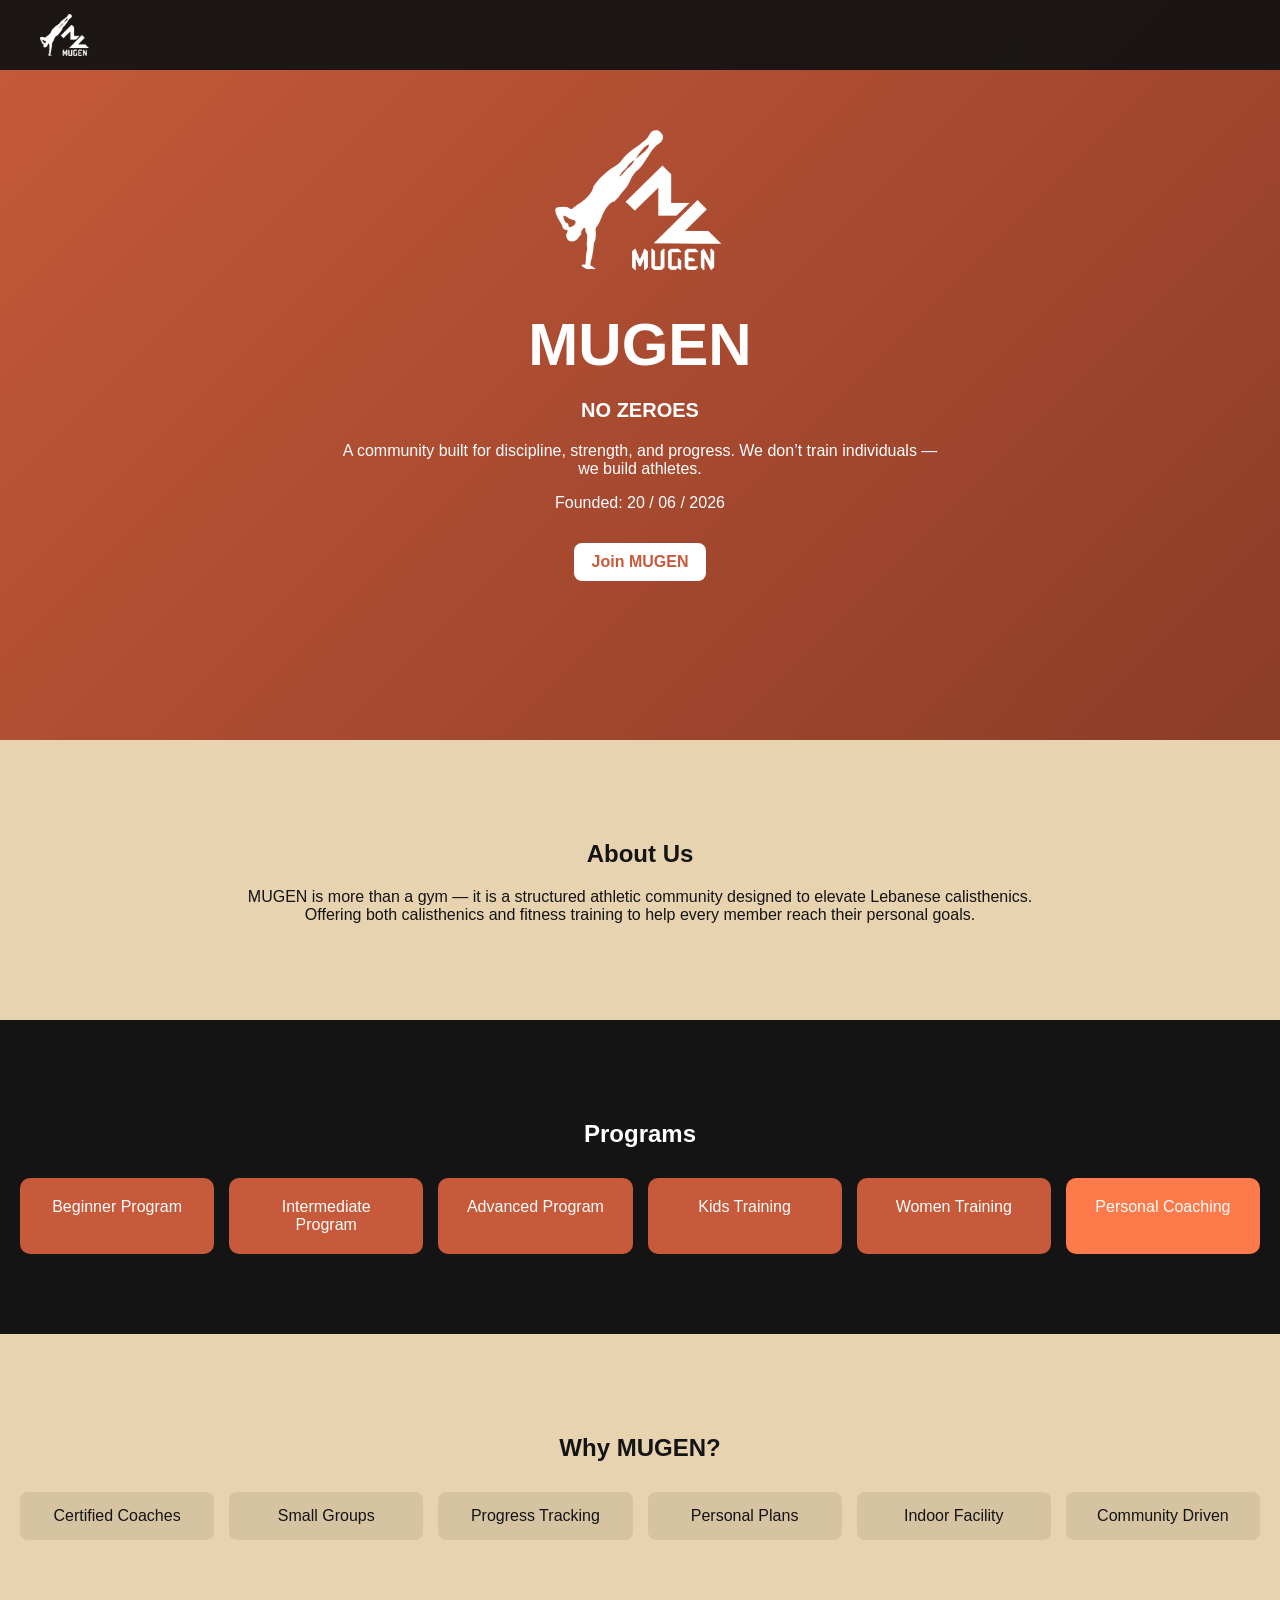
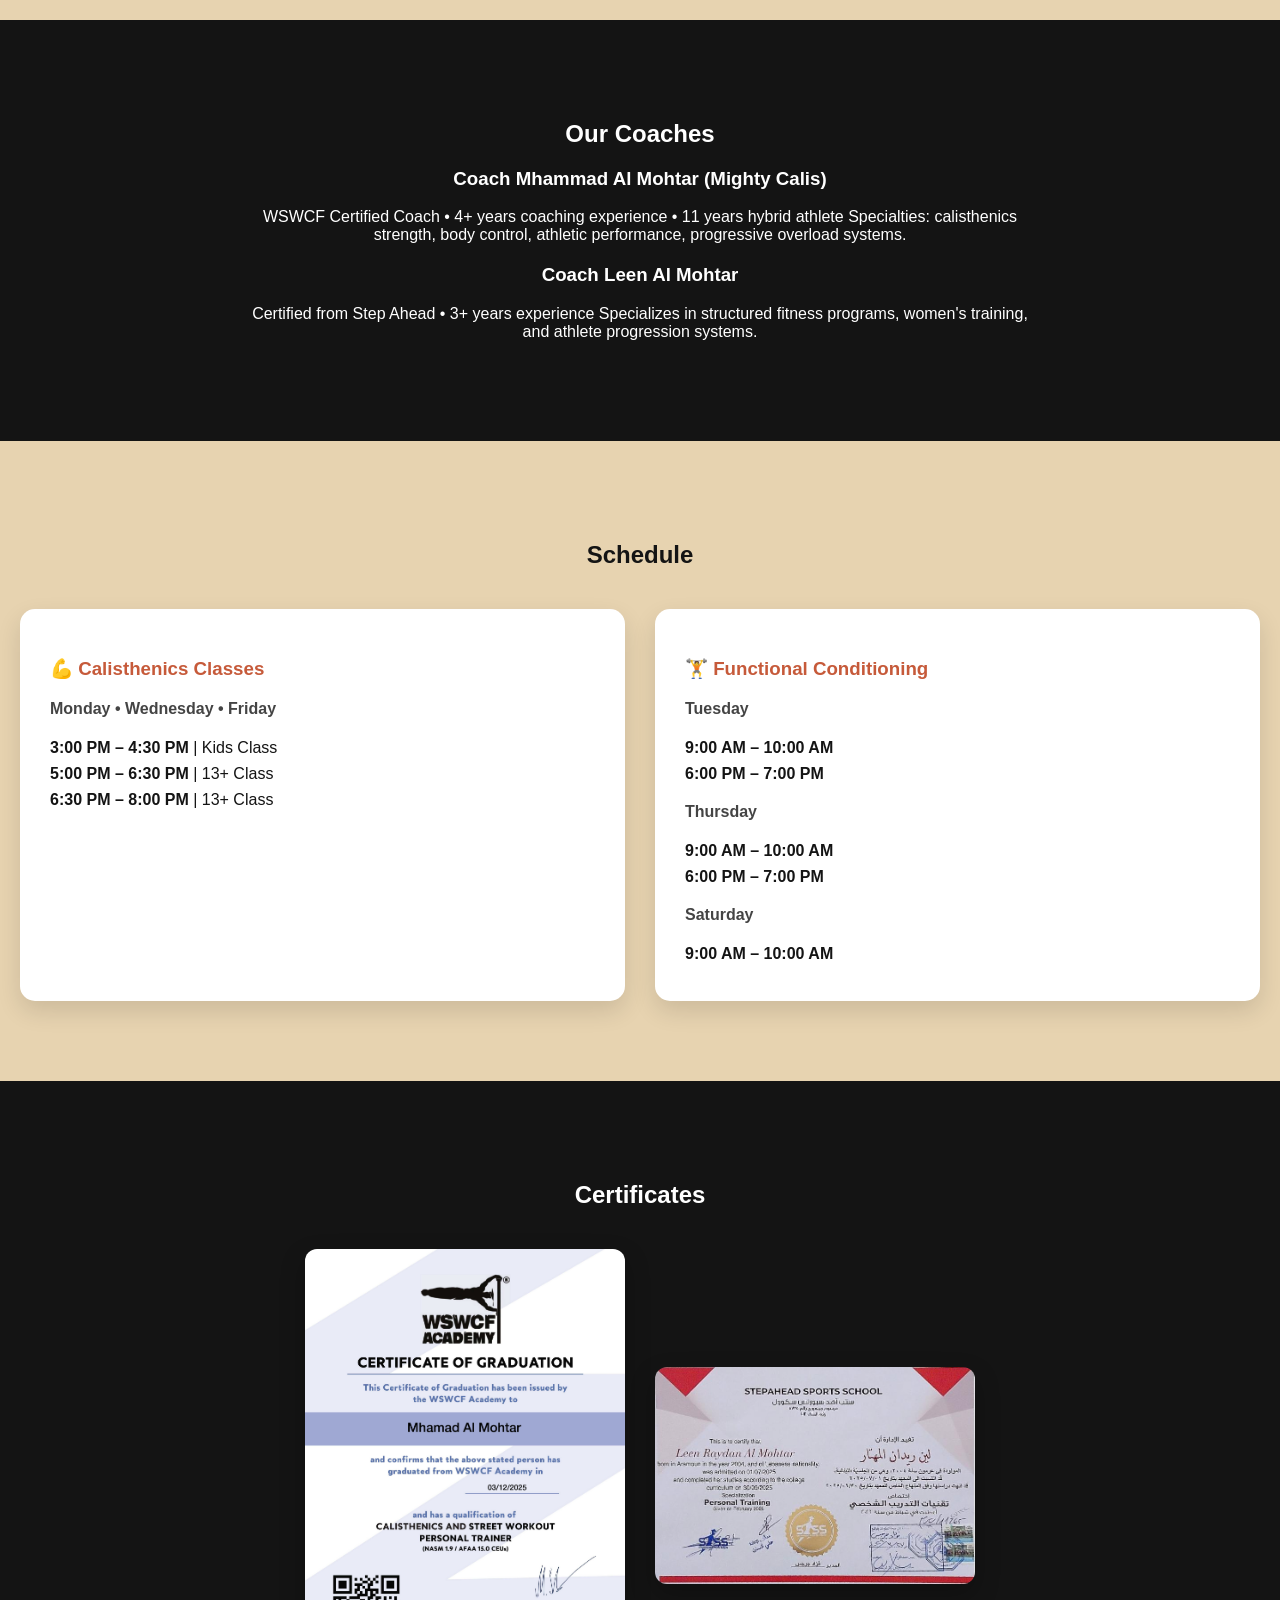
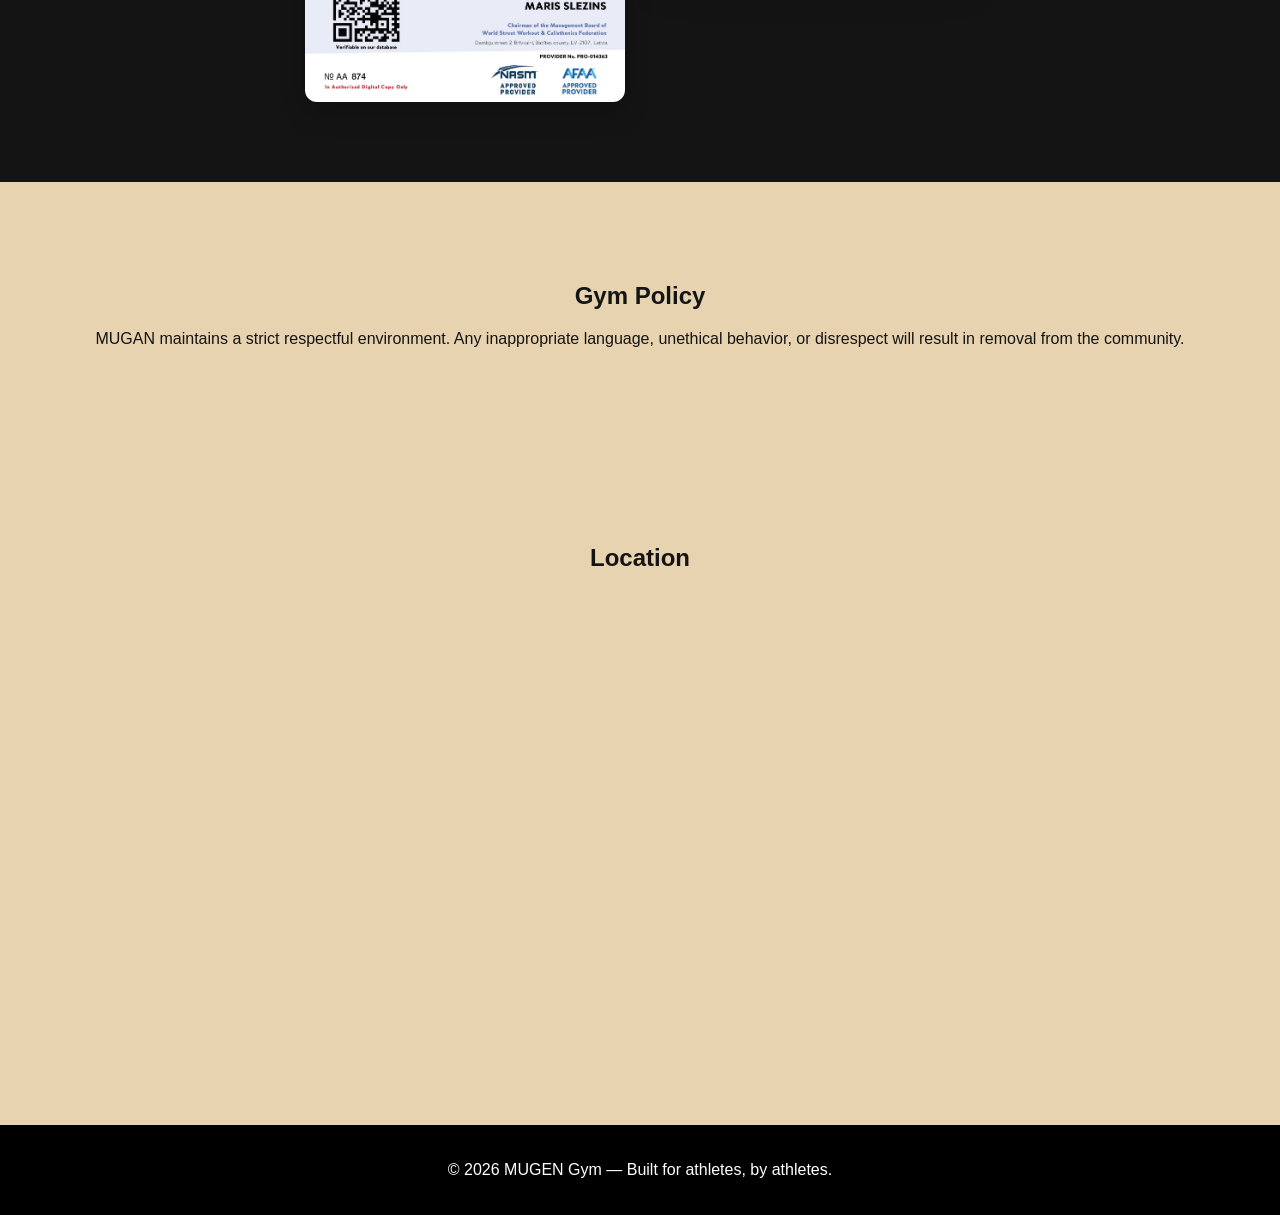
<file: index.html>
<!DOCTYPE html>
<html lang="en">
<head>
<meta charset="UTF-8" />
<meta name="viewport" content="width=device-width, initial-scale=1.0"/>
<title>MUGEN Gym</title>

<!-- Icons -->
<link rel="stylesheet" href="style.css">
</head>

<body>

<!-- NAV -->
<nav class="nav">

    <img src="Mugen-logo-white-removebg-.png" alt="Logo" class="logo-nav">

    <div class="hamburger" onclick="toggleMenu()">
        ☰
    </div>

    <div class="nav-links" id="navMenu">
        <a href="contact.html">Contact</a>
        <a href="#about">About</a>
        <a href="#programs">Programs</a>
        <a href="#coaches">Coaches</a>
        <a href="#schedule">Schedule</a>
        <a href="#gallery">Gallery</a>
    </div>

</nav>

<!-- HERO -->
<header class="hero">
  <div class="hero-content">
      <img src="Mugen-logo-white-removebg-.png" alt="Logo" class="logo-img" />

    <h1>MUGEN</h1>
    <p class="slogan">NO ZEROES</p>

    <p class="hero-text">
      A community built for discipline, strength, and progress.  
      We don’t train individuals — we build athletes.
    </p>

    <p class="meta">Founded: 20 / 06 / 2026</p>

    <a href="contact.html" class="btn primary">Join MUGEN</a>
  </div>
</header>

<!-- ABOUT -->
<section id="about" class="section">
  <h2>About Us</h2>
  <p>
    MUGEN is more than a gym — it is a structured athletic community designed to elevate Lebanese calisthenics. <br>
    Offering both calisthenics and fitness training to help every member reach their personal goals.
  </p>
</section>

<!-- PROGRAMS -->
<section id="programs" class="section dark">
  <h2>Programs</h2>

  <div class="grid">
    <div class="card">Beginner Program</div>
    <div class="card">Intermediate Program</div>
    <div class="card">Advanced Program</div>
    <div class="card">Kids Training</div>
    <div class="card">Women Training</div>
    <div class="card highlight">Personal Coaching</div>
  </div>
</section>

<!-- WHY -->
<section class="section">
  <h2>Why MUGEN?</h2>

  <div class="grid small">
    <div class="mini">Certified Coaches</div>
    <div class="mini">Small Groups</div>
    <div class="mini">Progress Tracking</div>
    <div class="mini">Personal Plans</div>
    <div class="mini">Indoor Facility</div>
    <div class="mini">Community Driven</div>
  </div>
</section>

<!-- COACHES -->
<section id="coaches" class="section dark">
  <h2>Our Coaches</h2>

  <div class="coach-box">

    <div class="coach">
      <h3>Coach Mhammad Al Mohtar (Mighty Calis)</h3>
      <p>
        WSWCF Certified Coach • 4+ years coaching experience • 11 years hybrid athlete  
        Specialties: calisthenics strength, body control, athletic performance, progressive overload systems.
      </p>
    </div>

    <div class="coach">
      <h3>Coach Leen Al Mohtar</h3>
      <p>
        Certified from Step Ahead • 3+ years experience  
        Specializes in structured fitness programs, women's training, and athlete progression systems.
      </p>
    </div>

  </div>
</section>

<!-- SCHEDULE -->
<section id="schedule" class="section">
    <h2>Schedule</h2>

    <div class="schedule-box">

        <!-- Calisthenics -->
        <div class="schedule-card">
            <h3>💪 Calisthenics Classes</h3>

            <h4>Monday • Wednesday • Friday</h4>

            <p><strong>3:00 PM – 4:30 PM</strong> | Kids Class</p>
            <p><strong>5:00 PM – 6:30 PM</strong> | 13+ Class</p>
            <p><strong>6:30 PM – 8:00 PM</strong> | 13+ Class</p>
        </div>

        <!-- Functional -->
        <div class="schedule-card">
            <h3>🏋️ Functional Conditioning</h3>

            <h4>Tuesday</h4>
            <p><strong>9:00 AM – 10:00 AM</strong></p>
            <p><strong>6:00 PM – 7:00 PM</strong></p>

            <h4>Thursday</h4>
            <p><strong>9:00 AM – 10:00 AM</strong></p>
            <p><strong>6:00 PM – 7:00 PM</strong></p>

            <h4>Saturday</h4>
            <p><strong>9:00 AM – 10:00 AM</strong></p>
        </div>

    </div>
</section>

<!-- GALLERY -->
<section id="gallery" class="section dark">
  <h2>Certificates</h2>

  <div class="certificates">
    <img src="WSWCF-DIPLOMA.png" alt="WSWCF Certificate">
    <img src="Leen-certificate.jpeg" alt="Leen Certificate">
</div>
</section>

<!-- POLICY -->
<section class="section">
  <h2>Gym Policy</h2>
  <p>
    MUGAN maintains a strict respectful environment. Any inappropriate language, unethical behavior,
    or disrespect will result in removal from the community.
  </p>
</section>

<!-- MAP -->
<section class="section">
  <h2>Location</h2>

  <div class="map">
    <iframe src="https://www.google.com/maps/embed?pb=!1m14!1m12!1m3!1d292.3698078479944!2d35.5260838200841!3d33.75871397376616!2m3!1f0!2f0!3f0!3m2!1i1024!2i768!4f13.1!5e1!3m2!1sen!2slb!4v1782992938677!5m2!1sen!2slb" width="600" height="450" style="border:0;" allowfullscreen="" loading="lazy" referrerpolicy="strict-origin-when-cross-origin"></iframe>
  </div>
</section>

<!-- FOOTER -->
<footer>
  <p>© 2026 MUGEN Gym — Built for athletes, by athletes.</p>
</footer>
<script>

function toggleMenu() {
    document.getElementById("navMenu").classList.toggle("active");
}

document.addEventListener("click", function(event) {

    const menu = document.getElementById("navMenu");
    const hamburger = document.querySelector(".hamburger");

    // If the click is NOT inside the menu or on the hamburger
    if (!menu.contains(event.target) && !hamburger.contains(event.target)) {
        menu.classList.remove("active");
    }

});

</script>
</body>
</html>
</file>
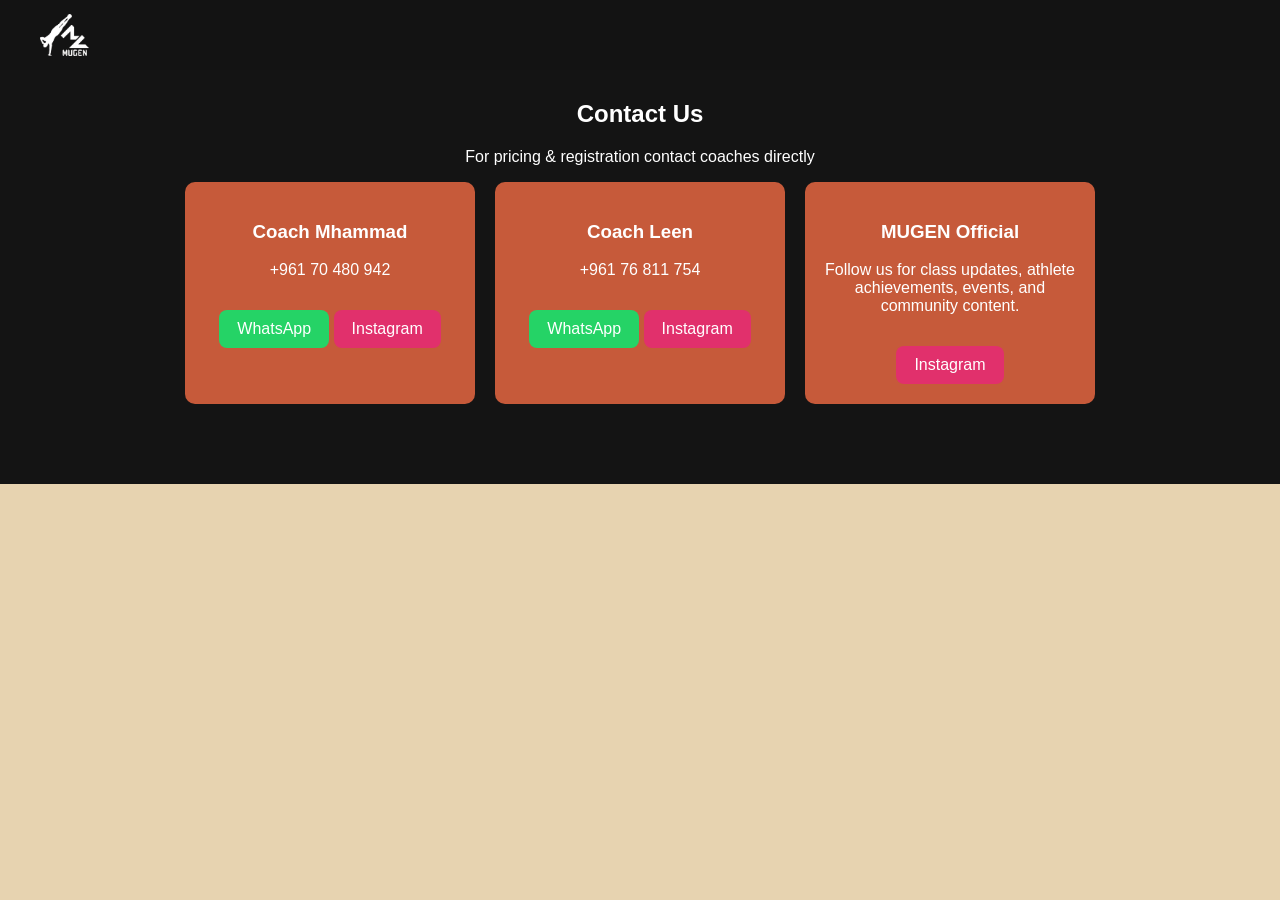
<file: contact.html>
<!DOCTYPE html>
<html lang="en">
<head>
    <meta charset="UTF-8" />
    <meta name="viewport" content="width=device-width, initial-scale=1.0"/>
    <title>MUGEN Gym</title>

    <!-- Icons -->
    <link rel="stylesheet" href="style.css">
</head>
<body>
    <nav class="nav">

    <img src="Mugen-logo-white-removebg-.png" alt="Logo" class="logo-nav">

    <div class="hamburger" onclick="toggleMenu()">
        ☰
    </div>

    <div class="nav-links" id="navMenu">
        <a href="index.html">Home</a>
        <a href="index.html#about">About</a>
        <a href="index.html#programs">Programs</a>
        <a href="index.html#coaches">Coaches</a>
        <a href="index.html#schedule">Schedule</a>
        <a href="index.html#gallery">Gallery</a>
    </div>

</nav>
<section id="contact" class="section dark">
  <h2>Contact Us</h2>

  <p class="contact-text">For pricing & registration contact coaches directly</p>

  <div class="contact-grid">

    <div class="contact-card">
      <h3>Coach Mhammad</h3>
      <p>+961 70 480 942</p>

      <a class="btn wa" href="https://wa.me/96170480942">
        <i class="fa-brands fa-whatsapp"></i> WhatsApp
      </a>

      <a class="btn ig" href="https://instagram.com/mighty_calis">
        <i class="fa-brands fa-instagram"></i> Instagram
      </a>
    </div>

    <div class="contact-card">
      <h3>Coach Leen</h3>
      <p>+961 76 811 754</p>

      <a class="btn wa" href="https://wa.me/96176811754">
        <i class="fa-brands fa-whatsapp"></i> WhatsApp
      </a>

      <a class="btn ig" href="https://instagram.com/leenalmohtar">
        <i class="fa-brands fa-instagram"></i> Instagram
      </a>
    </div>

    <div class="contact-card mugan-card">
        <h3>MUGEN Official</h3>

        <p>Follow us for class updates, athlete achievements, events, and community content.</p>

        <a class="btn ig" href="https://instagram.com/mugen_gym" target="_blank">
            <i class="fa-brands fa-instagram"></i> Instagram
        </a>
    </div>

</div>

  </div>
</section>
<script>

function toggleMenu() {
    document.getElementById("navMenu").classList.toggle("active");
}

document.addEventListener("click", function(event) {

    const menu = document.getElementById("navMenu");
    const hamburger = document.querySelector(".hamburger");

    // If the click is NOT inside the menu or on the hamburger
    if (!menu.contains(event.target) && !hamburger.contains(event.target)) {
        menu.classList.remove("active");
    }

});

</script>
</body>
</html>
</file>
<file: style.css>
:root{
  --terracotta:#c65a3a;
  --sand:#e7d3b0;
  --dark:#141414;
  --white:#ffffff;
}

/* RESET */
body{
  margin:0;
  font-family:Arial, Helvetica, sans-serif;
  background:var(--sand);
  color:var(--dark);
}

/* NAV */

.nav{
    position:fixed;
    top:0;
    left:0;
    width:100%;
    height:70px;

    display:flex;
    align-items:center;

    padding:0 30px;

    background:rgba(20,20,20,.95);

    z-index:999;
}

.logo-nav{
    width:50px;
    margin-left: 10px;
}

.brand{
    color:white;
    margin-right:auto;
    margin-left:15px;
    letter-spacing:3px;
}

/* Hamburger */

.hamburger{
    color:white;
    transform: translateX(1200px);
    font-size:34px;
    cursor:pointer;
    user-select:none;
}

/* Side Menu */

.nav-links{

    position:fixed;

    top:0;
    right:-300px;

    width:260px;
    height:100vh;

    background:#141414;

    display:flex;
    flex-direction:column;

    padding-top:100px;

    transition:.4s;

    box-shadow:-10px 0 20px rgba(0,0,0,.4);
}

.nav-links.active{
    right:0;
}

.nav-links a{

    color:white;

    text-decoration:none;

    padding:20px 35px;

    font-size:18px;

    transition:.3s;
}

.nav-links a:hover{

    background:var(--terracotta);

    padding-left:45px;
}
/* HERO */
.hero{
  height: 700px;
  display:flex;
  align-items:center;
  justify-content:center;
  text-align:center;
  background:linear-gradient(135deg,var(--terracotta),#8c3c27);
  color:white;
  padding:20px;
}

.logo-img{
  width: 170px;
  height: 140px;
  transform:translateY(-30px);
  display:flex;
  align-items:center;
  justify-content:center;
  margin:auto;
}

.hero h1{
  font-size:60px;
  margin:10px 0;
}

.slogan{
  font-size:20px;
  font-weight:bold;
}

.hero-text{
  max-width:600px;
  margin:auto;
}

/* BUTTON */
.btn{
  display:inline-block;
  padding:10px 18px;
  margin-top:15px;
  border-radius:8px;
  text-decoration:none;
  color:white;
}

.primary{
  background:white;
  color:var(--terracotta);
  font-weight:bold;
}

/* SECTIONS */
.section{
  padding:80px 20px;
  text-align:center;
}

.dark{
  background:var(--dark);
  color:white;
}

/* GRID */
.grid{
  display:grid;
  grid-template-columns:repeat(auto-fit,minmax(160px,1fr));
  gap:15px;
  margin-top:30px;
}

.card{
  background:var(--terracotta);
  padding:20px;
  border-radius:10px;
  color:white;
}

.highlight{
  background:#ff7a4a;
}

.mini{
  background:rgba(0,0,0,0.08);
  padding:15px;
  border-radius:8px;
}

/* COACH */
.coach-box{
  max-width:800px;
  margin:auto;
}

.coach{
  margin:20px 0;
}

/* SCHEDULE */
.schedule-box{
    display:grid;
    grid-template-columns:repeat(auto-fit,minmax(320px,1fr));
    gap:30px;
    margin-top:40px;
}

.schedule-card{
    background:#fff;
    border-radius:15px;
    padding:30px;
    box-shadow:0 10px 25px rgba(0,0,0,.12);
    text-align:left;
}

.schedule-card h3{
    color:var(--terracotta);
    margin-bottom:20px;
}

.schedule-card h4{
    margin-top:20px;
    color:#444;
}

.schedule-card p{
    margin:8px 0;
    font-size:16px;
}

/* GALLERY */
.certificates{
    display: flex;
    justify-content: center;
    align-items: center;
    gap: 30px;
    flex-wrap: wrap;
    margin-top: 40px;
}

.certificates img{
    width: 320px;      /* Adjust this size as you like */
    max-width: 100%;
    height: auto;
    border-radius: 12px;
    box-shadow: 0 10px 25px rgba(0,0,0,0.25);
    transition: 0.3s;
}

.certificates img:hover{
    transform: scale(1.03);
}
/* CONTACT */
.contact-grid{
  display:flex;
  justify-content:center;
  gap:20px;
  flex-wrap:wrap;
}

.contact-card{
  background:var(--terracotta);
  padding:20px;
  border-radius:10px;
  width:250px;
}

.wa{
  background:#25D366;
}

.ig{
  background:#E1306C;
}

/* MAP */
.map iframe{
    width:100%;
    max-width:100%;
}

/* FOOTER */
footer{
  text-align:center;
  padding:20px;
  background:black;
  color:white;
}
</file>
